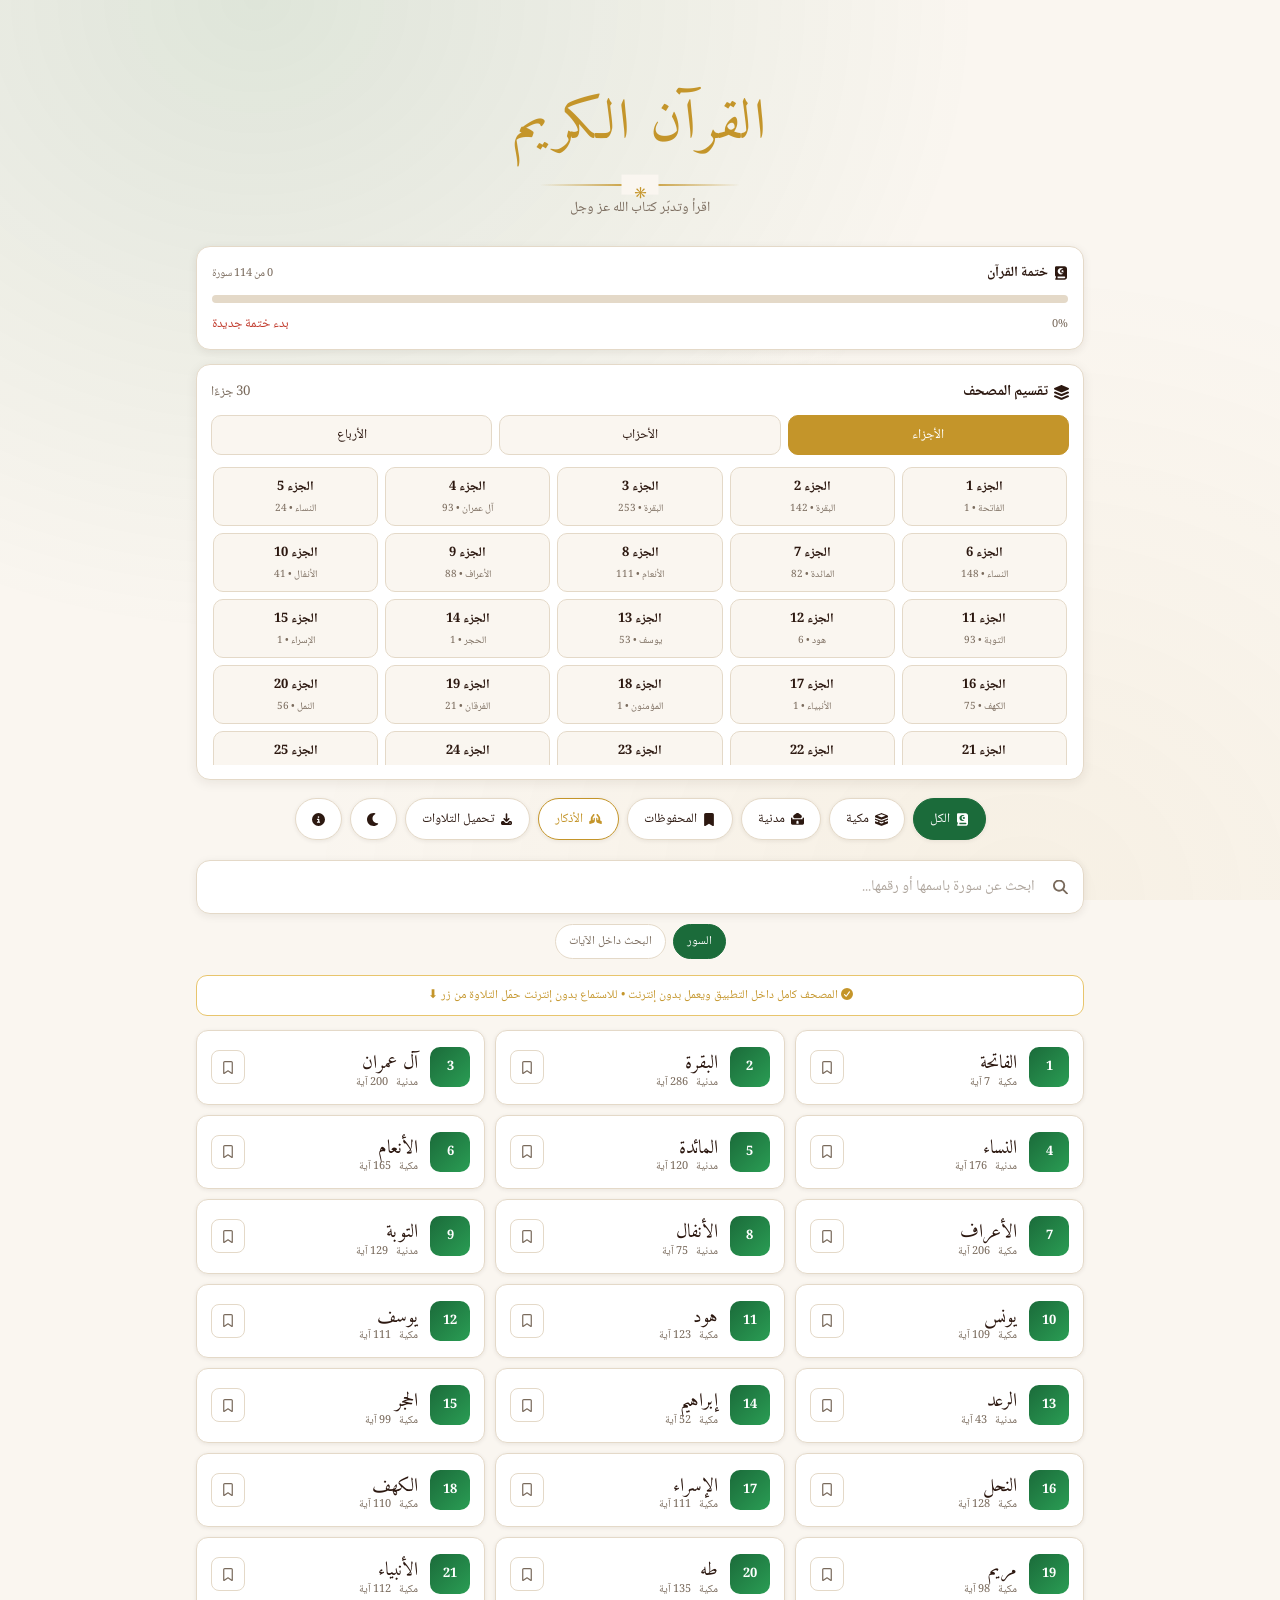
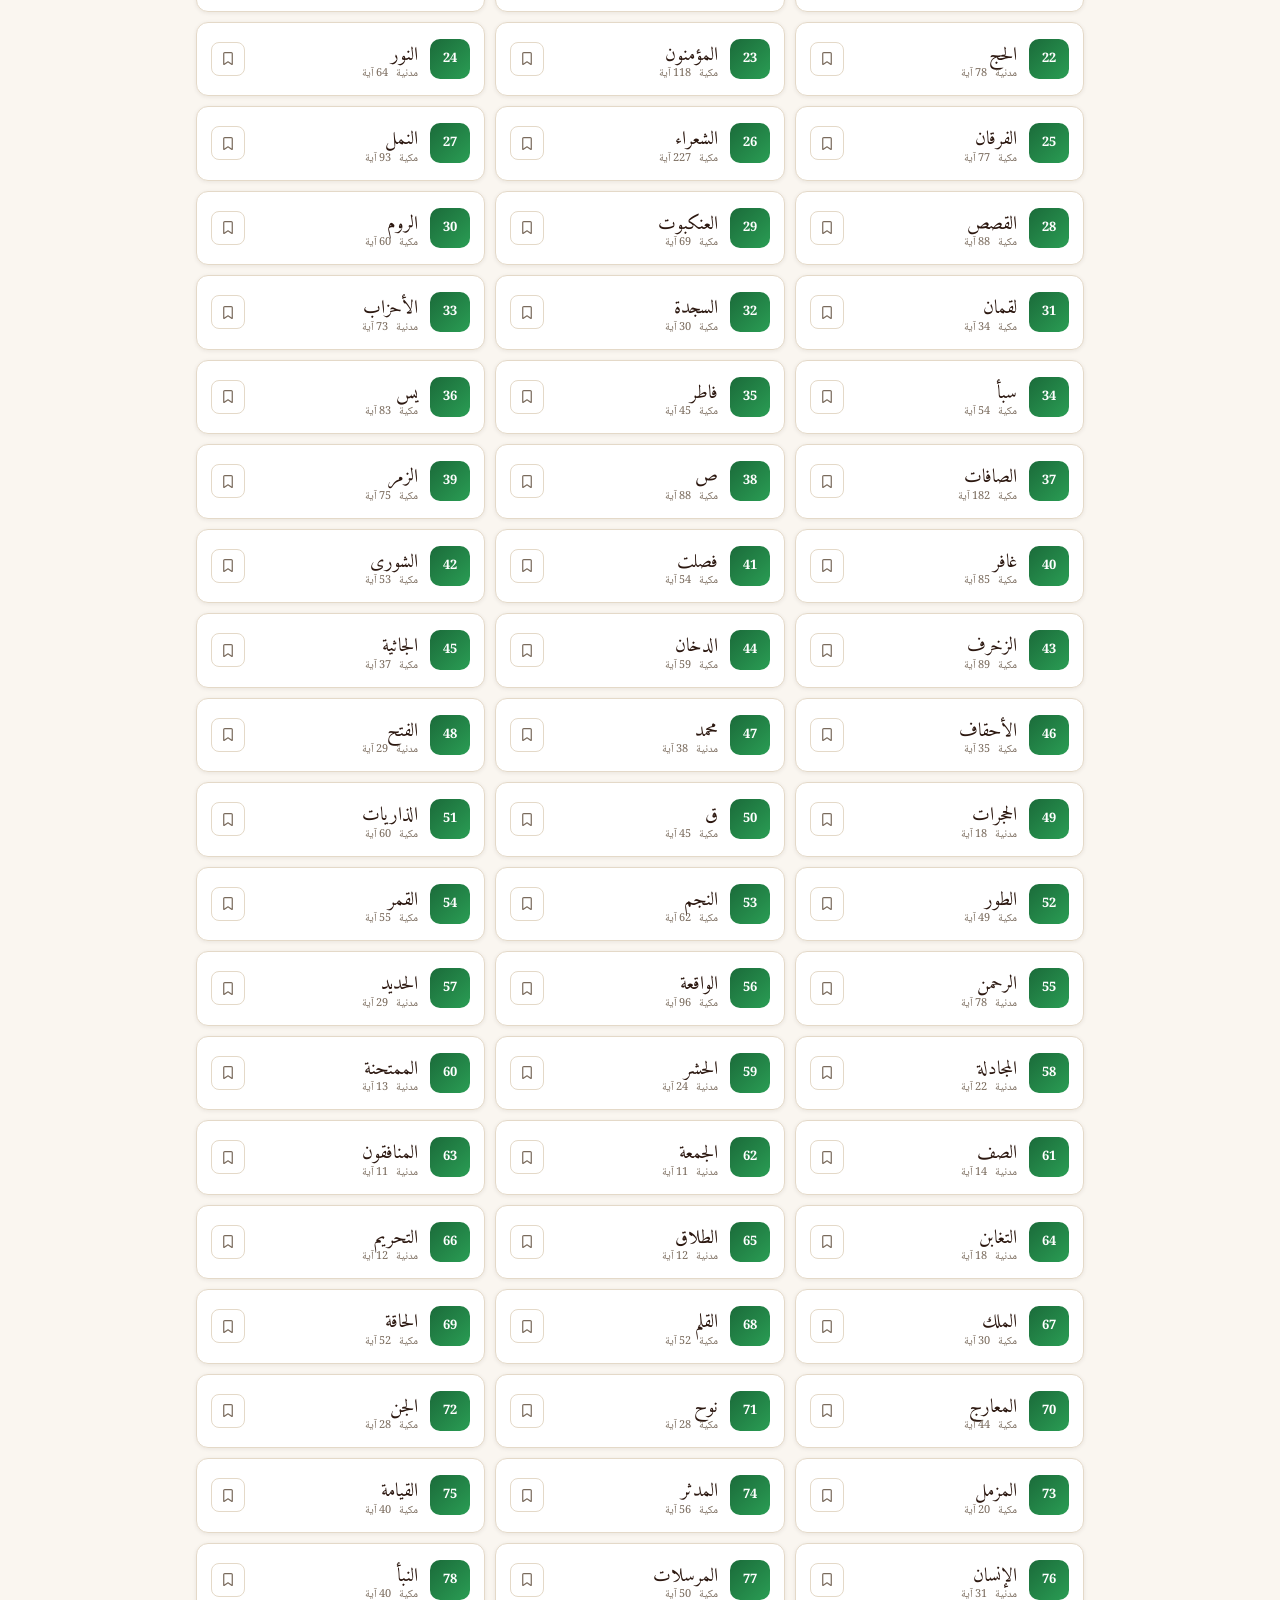
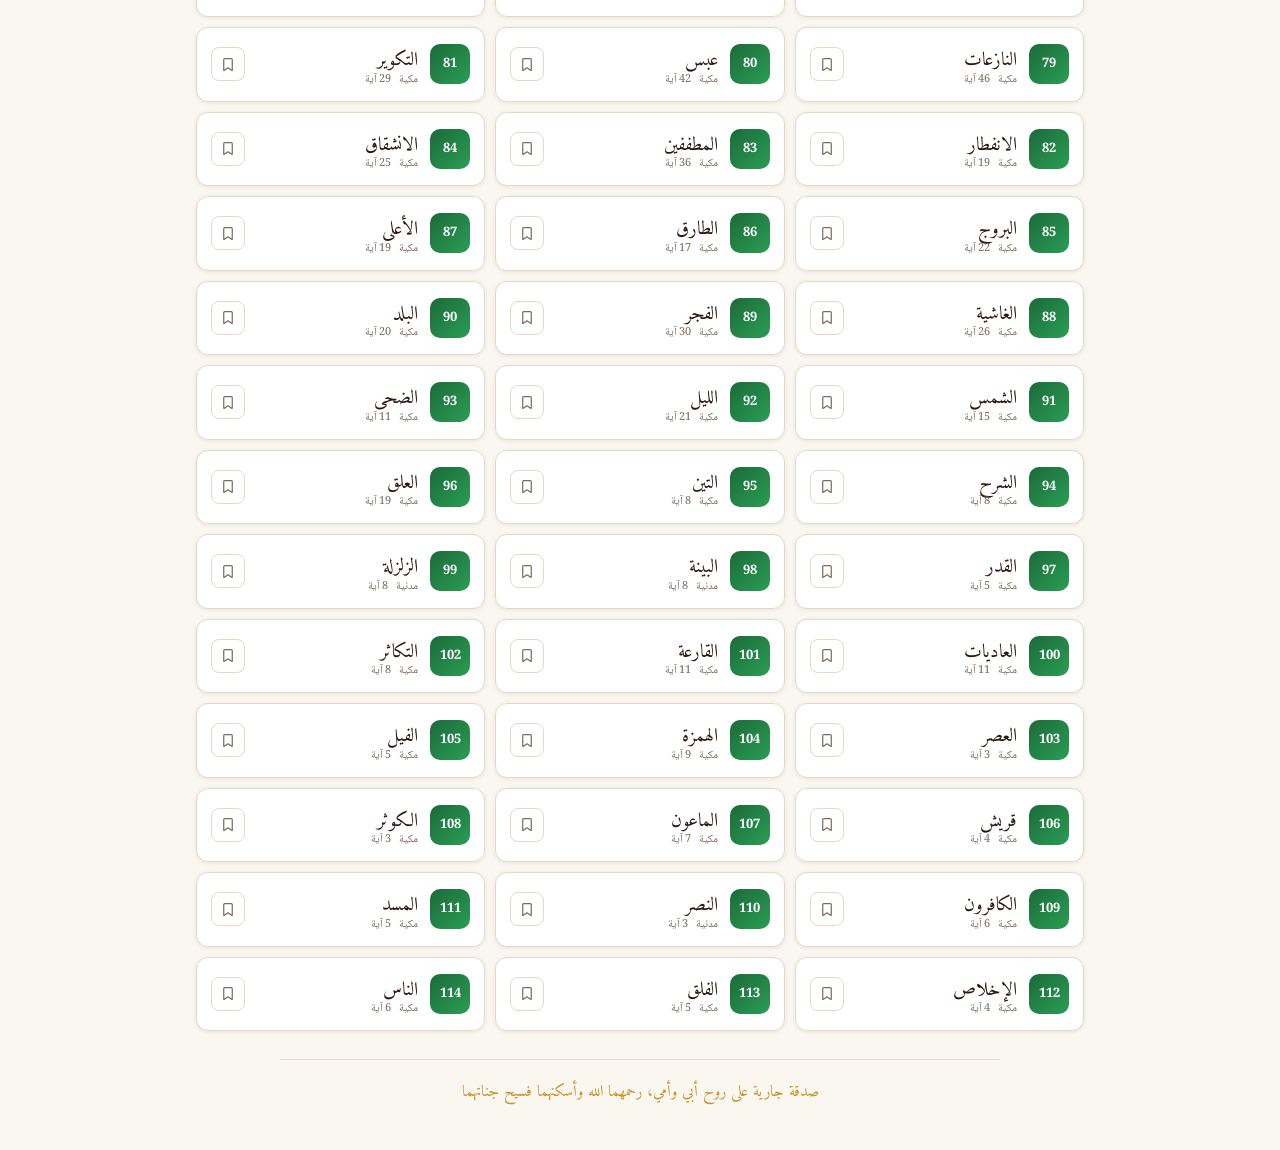
<file: index.html>
<!DOCTYPE html>
<html lang="ar" dir="rtl">
<head>
    <meta charset="UTF-8">
    <meta name="viewport" content="width=device-width, initial-scale=1.0, viewport-fit=cover">
    <meta name="theme-color" content="#1B6B3A">
    <meta name="description" content="مصحف كامل يعمل بدون إنترنت، مع التلاوة والختمة والأجزاء والأذكار. مجاني وبدون إعلانات.">
    <meta name="apple-mobile-web-app-capable" content="yes">
    <title>القرآن الكريم</title>
    <link rel="manifest" href="manifest.webmanifest">
    <link rel="icon" type="image/png" sizes="192x192" href="icons/icon-192.png">
    <link rel="apple-touch-icon" href="icons/icon-192.png">
    <link rel="stylesheet" href="icons.css">
    <style>
        @font-face{font-family:'Amiri Quran';src:url('fonts/AmiriQuran-Regular.ttf') format('truetype');font-display:swap}
        @font-face{font-family:'Noto Naskh Arabic';src:url('fonts/NotoNaskhArabic.ttf') format('truetype');font-weight:400 700;font-display:swap}
        :root{
            --bg:#FAF6F0;--bg2:#F0E8DA;--fg:#2C1810;--fg2:#7A6B5D;
            --ac:#1B6B3A;--ac2:#2A9D54;--acg:rgba(27,107,58,.12);
            --gd:#C4952A;--gd2:#E8C56D;--cd:#FFFFFF;--cd2:#FFFDF8;
            --bd:#E4D9C8;--sh:rgba(44,24,16,.08);--sh2:rgba(44,24,16,.15);
            --vhl:rgba(196,149,42,.12);--tbg:#2C1810;--tfg:#FAF6F0;
            --orn:#C4952A;--ok:#27AE60;--err:#C0392B;--fs:24px;--lh:2.4;
        }
        [data-theme="dark"]{
            --bg:#0D1A12;--bg2:#081210;--fg:#E8E0D4;--fg2:#9A8B7D;
            --ac:#3DBB6A;--ac2:#5ED88A;--acg:rgba(61,187,106,.12);
            --gd:#E8C56D;--gd2:#F0D98A;--cd:#142820;--cd2:#1A3328;
            --bd:#2A4035;--sh:rgba(0,0,0,.25);--sh2:rgba(0,0,0,.4);
            --vhl:rgba(232,197,109,.08);--tbg:#E8E0D4;--tfg:#0D1A12;
            --orn:#E8C56D;--ok:#2ECC71;--err:#E74C3C;
        }
        *{margin:0;padding:0;box-sizing:border-box}
        body{font-family:'Noto Naskh Arabic',serif;background:var(--bg);color:var(--fg);
             min-height:100vh;transition:background .4s,color .4s;overflow-x:hidden;-webkit-tap-highlight-color:transparent}
        body::before{content:'';position:fixed;inset:0;
            background:radial-gradient(ellipse at 20% 0%,var(--acg) 0%,transparent 50%),
            radial-gradient(ellipse at 80% 100%,rgba(196,149,42,.06) 0%,transparent 50%);pointer-events:none;z-index:0}
        .app{position:relative;z-index:1;max-width:920px;margin:0 auto;padding:0 16px 20px}
        .hidden{display:none!important}

        header{text-align:center;padding:36px 0 16px}
        .orn{width:200px;height:2px;margin:10px auto;background:linear-gradient(90deg,transparent,var(--orn),transparent);position:relative}
        .orn::before{content:'۞';position:absolute;top:50%;left:50%;transform:translate(-50%,-52%);color:var(--orn);font-size:20px;line-height:1;background:var(--bg);padding:0 12px;font-family:'Amiri Quran',serif}
        h1{font-family:'Amiri Quran',serif;font-size:clamp(34px,7vw,56px);font-weight:400;color:var(--gd);letter-spacing:2px}
        .sub{color:var(--fg2);font-size:14px;margin-top:6px}

        .ctrls{display:flex;justify-content:center;gap:8px;margin:18px 0 20px;flex-wrap:wrap}
        .cb{display:inline-flex;align-items:center;gap:6px;padding:9px 16px;border:1.5px solid var(--bd);
            border-radius:50px;background:var(--cd);color:var(--fg);font-family:inherit;font-size:13px;
            cursor:pointer;transition:all .3s;box-shadow:0 1px 4px var(--sh)}
        .cb:hover{border-color:var(--ac);color:var(--ac);box-shadow:0 2px 12px var(--acg)}
        .cb.on{background:var(--ac);color:#fff;border-color:var(--ac)}
        .cb.gd{border-color:var(--gd);color:var(--gd)}
        .cb.gd:hover{background:var(--gd);color:#fff}

        .srch{position:relative;margin-bottom:20px}
        .srch input{width:100%;padding:13px 48px 13px 20px;border:1.5px solid var(--bd);border-radius:14px;
            background:var(--cd);color:var(--fg);font-family:inherit;font-size:15px;outline:none;
            transition:all .3s;box-shadow:0 2px 8px var(--sh)}
        .srch input:focus{border-color:var(--ac);box-shadow:0 2px 20px var(--acg)}
        .srch input::placeholder{color:var(--fg2);opacity:.6}
        .srch>i{position:absolute;right:16px;top:50%;transform:translateY(-50%);color:var(--fg2);font-size:15px}
        .search-tabs{display:flex;gap:7px;margin:-10px 0 16px;justify-content:center;flex-wrap:wrap}
        .search-tab{border:1px solid var(--bd);background:var(--cd);color:var(--fg2);border-radius:20px;padding:6px 13px;font-family:inherit;font-size:12px;cursor:pointer}
        .search-tab.on{background:var(--ac);color:#fff;border-color:var(--ac)}
        .search-results{display:none;margin-bottom:20px}.search-results.show{display:block}
        .search-result{background:var(--cd);border:1px solid var(--bd);border-radius:14px;padding:13px 15px;margin-bottom:9px;cursor:pointer;box-shadow:0 2px 8px var(--sh);transition:.2s}
        .search-result:hover{border-color:var(--ac)}
        .search-result .sr-meta{color:var(--gd);font-size:12px;font-weight:700;margin-bottom:5px}
        .search-result .sr-text{font-family:'Amiri Quran',serif;font-size:19px;line-height:2;color:var(--fg)}
        .search-note{color:var(--fg2);font-size:12px;text-align:center;padding:25px 10px}

        .offline-note{margin:8px 0 14px;padding:9px 12px;border:1px solid var(--gd2);border-radius:11px;background:var(--cd);color:var(--gd);font-size:12px;text-align:center}

        .grid{display:grid;grid-template-columns:repeat(auto-fill,minmax(270px,1fr));gap:10px}
        .sc{display:flex;align-items:center;gap:12px;padding:12px 14px;background:var(--cd);
            border:1px solid var(--bd);border-radius:12px;cursor:pointer;transition:all .3s;
            box-shadow:0 1px 4px var(--sh);position:relative;overflow:hidden;animation:fi .3s ease-out backwards}
        .sc:hover{transform:translateY(-2px);box-shadow:0 6px 24px var(--sh2);border-color:var(--ac)}
        .sn{width:40px;height:40px;border-radius:10px;background:linear-gradient(135deg,var(--ac),var(--ac2));
            display:flex;align-items:center;justify-content:center;color:#fff;font-size:13px;font-weight:700;flex-shrink:0}
        .si{flex:1;min-width:0}
        .snn{font-family:'Amiri Quran',serif;font-size:19px;color:var(--fg);line-height:1.5}
        .sm{font-size:11px;color:var(--fg2);margin-top:1px;display:flex;align-items:center;gap:8px}
        .sm .ck{color:var(--ok)}
        .sa{display:flex;gap:4px;flex-shrink:0}
        .sa button{width:34px;height:34px;border-radius:8px;border:1px solid var(--bd);background:transparent;
            color:var(--fg2);font-size:13px;cursor:pointer;display:flex;align-items:center;justify-content:center;transition:all .2s}
        .sa button:hover{background:var(--ac);color:#fff;border-color:var(--ac)}
        .sa button.bk{color:var(--gd);border-color:var(--gd)}

        #reader{display:none}
        .rh{display:flex;align-items:center;gap:10px;padding:14px 0;margin-bottom:6px;border-bottom:1px solid var(--bd)}
        .rb{width:40px;height:40px;border-radius:10px;border:1.5px solid var(--bd);background:var(--cd);
            color:var(--fg);font-size:15px;cursor:pointer;display:flex;align-items:center;justify-content:center;transition:all .3s;flex-shrink:0}
        @media(hover:hover){.rb:hover{background:var(--ac);color:#fff;border-color:var(--ac)}}
        .rt{flex:1;text-align:center;min-width:0}
        .rt h2{font-family:'Amiri Quran',serif;font-size:24px;color:var(--gd);font-weight:400;white-space:nowrap;overflow:hidden;text-overflow:ellipsis}
        .rt p{font-size:12px;color:var(--fg2)}
        .ra{display:flex;gap:6px}

        .bism{text-align:center;font-family:'Amiri Quran',serif;font-size:30px;color:var(--gd);padding:28px 0 18px}
        .bism::after{content:'';display:block;width:120px;height:1.5px;
            background:linear-gradient(90deg,transparent,var(--gd),transparent);margin:12px auto 0}

        .vs{padding:8px 0 30px;line-height:var(--lh);font-size:var(--fs);font-family:'Amiri Quran',serif;text-align:justify}
        .vv{cursor:pointer;transition:background .2s;border-radius:4px;padding:1px 2px}
        .vv:hover{background:var(--vhl)}
        .vv.reading{background:var(--vhl);border-radius:8px;padding:2px 5px;box-shadow:inset 0 0 0 1px var(--gd2)}
        .vv.now{background:var(--acg);border-radius:8px;box-shadow:inset 0 0 0 1px var(--ac)}
        .vn{display:inline-flex;align-items:center;justify-content:center;width:30px;height:30px;
            font-size:10px;font-family:'Noto Naskh Arabic',sans-serif;color:var(--gd);
            position:relative;vertical-align:middle;margin:0 3px}
        .vn svg{position:absolute;inset:0;width:100%;height:100%}
        .vn span{position:relative;z-index:1;font-weight:600}

        .ap{display:none;margin:16px 0;padding:14px;background:var(--cd);border:1px solid var(--bd);border-radius:12px;box-shadow:0 2px 12px var(--sh)}
        .ap.show{display:block}
        .ap audio{width:100%;height:38px;border-radius:8px}
        .apl{font-size:12px;color:var(--fg2);margin-bottom:8px;display:flex;align-items:center;gap:6px}
        .apl i{color:var(--gd)}
        .ap select{flex:1;min-width:190px;padding:8px;border-radius:10px;border:1px solid var(--bd);background:var(--bg);color:var(--fg);font-family:inherit}

        .em{text-align:center;padding:50px 20px;color:var(--fg2)}
        .em i{font-size:44px;margin-bottom:14px;display:block;margin-inline:auto;opacity:.3}

        .bot{position:fixed;bottom:0;left:0;right:0;background:var(--cd);border-top:1px solid var(--bd);
            padding:10px 16px calc(10px + env(safe-area-inset-bottom));display:none;justify-content:center;align-items:center;gap:14px;z-index:100;
            box-shadow:0 -4px 20px var(--sh2);flex-wrap:wrap}
        .bot.show{display:flex}
        body.reading .app{padding-bottom:90px}
        .fc{display:flex;align-items:center;gap:6px}
        .fc button{width:34px;height:34px;border-radius:8px;border:1px solid var(--bd);background:var(--bg);
            color:var(--fg);font-size:14px;cursor:pointer;display:flex;align-items:center;justify-content:center}
        .fc span{font-size:12px;color:var(--fg2);min-width:28px;text-align:center}
        .nb{padding:8px 14px;border-radius:8px;border:1px solid var(--bd);background:var(--bg);
            color:var(--fg);font-family:inherit;font-size:12px;cursor:pointer;display:flex;align-items:center;gap:5px}

        .tst{position:fixed;bottom:90px;left:50%;transform:translateX(-50%) translateY(20px);
            background:var(--tbg);color:var(--tfg);padding:11px 22px;border-radius:12px;
            font-family:inherit;font-size:13px;z-index:200;opacity:0;pointer-events:none;
            transition:all .4s;box-shadow:0 4px 20px rgba(0,0,0,.3);max-width:90vw;text-align:center}
        .tst.show{opacity:1;transform:translateX(-50%) translateY(0)}

        @keyframes spin{to{transform:rotate(360deg)}}
        @keyframes fi{from{opacity:0;transform:translateY(10px)}to{opacity:1;transform:translateY(0)}}
        .ply{background:var(--gd)!important;color:#fff!important;border-color:var(--gd)!important;animation:pg 1.5s infinite!important}
        @keyframes pg{0%,100%{box-shadow:0 0 0 0 rgba(196,149,42,.4)}50%{box-shadow:0 0 0 8px rgba(196,149,42,0)}}

        .continue-box{margin:0 0 14px;padding:13px 15px;border:1px solid var(--bd);background:var(--cd);border-radius:16px;box-shadow:0 6px 20px var(--sh);display:flex;align-items:center;justify-content:space-between;gap:12px}
        .continue-box .ct{display:flex;align-items:center;gap:10px;min-width:0}
        .continue-box .ic{width:38px;height:38px;border-radius:12px;display:grid;place-items:center;background:var(--acg);color:var(--ac);flex:none}
        .continue-box strong{display:block;font-size:15px}.continue-box small{display:block;color:var(--fg2);font-size:12px;margin-top:2px}
        .continue-box button{border:1px solid var(--ac);background:var(--ac);color:#fff;border-radius:11px;padding:8px 12px;font-family:inherit;cursor:pointer;white-space:nowrap;display:flex;align-items:center;gap:6px}

        .khatma-box{margin:10px 0 14px;padding:14px 15px;border:1px solid var(--bd);border-radius:14px;background:var(--cd);box-shadow:0 2px 8px var(--sh)}
        .khead{display:flex;align-items:center;justify-content:space-between;gap:10px}.khead strong{font-size:14px;display:flex;align-items:center;gap:6px}.khead small{color:var(--fg2);font-size:11px}
        .ktrack{height:8px;border-radius:99px;background:var(--bd);overflow:hidden;margin:10px 0}.kfill{height:100%;width:0;background:var(--gd);transition:width .3s}
        .kfoot{display:flex;align-items:center;justify-content:space-between;color:var(--fg2);font-size:11px}.kreset{border:0;background:none;color:var(--err);cursor:pointer;font-family:inherit}

        .juz-box{margin:12px 0 14px;padding:14px;border:1px solid var(--bd);border-radius:14px;background:var(--cd);box-shadow:0 3px 12px var(--sh)}
        .juz-head{display:flex;align-items:center;justify-content:space-between;gap:10px;margin-bottom:10px}.juz-head strong{font-size:15px;display:flex;align-items:center;gap:6px}.juz-head small{color:var(--fg2)}
        .section-tabs{display:flex;gap:7px;margin:0 0 10px}
        .section-tab{flex:1;border:1px solid var(--bd);background:var(--bg);color:var(--fg);border-radius:10px;padding:8px;font-family:inherit;cursor:pointer}
        .section-tab.on{background:var(--gd);color:#fff;border-color:var(--gd)}
        .part-grid{display:grid;grid-template-columns:repeat(5,1fr);gap:7px;max-height:300px;overflow-y:auto;padding:2px}
        .part-btn{border:1px solid var(--bd);background:var(--bg);color:var(--fg);border-radius:10px;padding:8px 3px;font-family:inherit;cursor:pointer;font-size:11px;min-width:0}
        .part-btn:hover{border-color:var(--gd)}
        .part-btn b{display:block;font-size:13px;margin-bottom:2px}
        .part-btn span{display:block;color:var(--fg2);font-size:10px;white-space:nowrap;overflow:hidden;text-overflow:ellipsis}

        .page{display:none;padding:8px 0 40px}.page.show{display:block}
        .page-head{display:flex;align-items:center;gap:10px;padding:14px 0;border-bottom:1px solid var(--bd);margin-bottom:14px}
        .page-head h2{font-family:'Amiri Quran',serif;color:var(--gd);font-size:27px;font-weight:400;flex:1;text-align:center}
        .adhkar-tabs{display:grid;grid-template-columns:repeat(2,1fr);gap:8px;margin-bottom:14px}
        .adhkar-tab{border:1px solid var(--bd);background:var(--cd);color:var(--fg);border-radius:12px;padding:11px 8px;font-family:inherit;cursor:pointer}
        .adhkar-tab.on{background:var(--gd);color:#fff;border-color:var(--gd)}
        .adhkar-card{background:var(--cd);border:1px solid var(--bd);border-radius:16px;padding:18px;margin:10px 0;box-shadow:0 3px 12px var(--sh);transition:opacity .3s}
        .adhkar-card.done{opacity:.55}
        .adhkar-card h3{font-family:'Noto Naskh Arabic',serif;font-size:17px;color:var(--gd);margin-bottom:10px}
        .adhkar-text{font-family:'Noto Naskh Arabic',serif;font-size:21px;line-height:2.15;text-align:right}
        .adhkar-text.quran{font-family:'Amiri Quran',serif;font-size:22px;line-height:2.3}
        .adhkar-text .qsep{color:var(--gd);font-size:.8em;margin:0 4px}
        .adhkar-source{color:var(--fg2);font-size:11px;margin-top:10px}
        .adhkar-actions{display:flex;align-items:center;gap:7px;flex-wrap:wrap;margin-top:12px}
        .adhkar-count{border:1.5px solid var(--gd);background:var(--vhl);color:var(--gd);border-radius:12px;padding:8px 14px;font-family:inherit;font-size:14px;font-weight:700;cursor:pointer;min-width:120px}
        .adhkar-count.zero{border-color:var(--ok);color:var(--ok)}
        .adhkar-action{border:1px solid var(--bd);background:var(--bg);color:var(--fg);border-radius:10px;padding:8px 12px;font-family:inherit;cursor:pointer;display:inline-flex;align-items:center;gap:6px}
        .adhkar-action:hover{background:var(--ac);color:#fff;border-color:var(--ac)}
        .adhkar-action.playing{background:var(--gd);color:#fff;border-color:var(--gd)}
        .adhkar-action[disabled]{opacity:.45;cursor:default;background:var(--bg);color:var(--fg2)}

        .sm .ac{color:var(--gd)}
        #dlbtn.dl-ok{color:var(--ok);border-color:var(--ok)}
        .dlpct{font-size:11px;font-weight:700;color:var(--ac)}
        .dl-card{background:var(--cd);border:1px solid var(--bd);border-radius:16px;padding:16px;margin-bottom:14px;box-shadow:0 3px 12px var(--sh);display:flex;flex-direction:column;gap:12px}
        .dl-rec{display:flex;align-items:center;gap:8px;flex-wrap:wrap}
        .dl-rec select{flex:1;min-width:190px;padding:9px;border-radius:10px;border:1px solid var(--bd);background:var(--bg);color:var(--fg);font-family:inherit;font-size:14px}
        .dl-summary{font-size:14px}.dl-summary b{color:var(--gd);font-size:18px}
        .dl-ptext{display:flex;justify-content:space-between;align-items:center;gap:8px;font-size:12px;color:var(--fg2)}
        .dl-actions{display:flex;gap:8px;flex-wrap:wrap}
        .dl-actions .cb[disabled]{opacity:.6;cursor:default}
        .dl-hint{font-size:12px;color:var(--fg2);line-height:1.9}
        .dl-row{display:flex;align-items:center;gap:12px;padding:10px 12px;background:var(--cd);border:1px solid var(--bd);border-radius:12px;margin-bottom:7px}
        .dl-row .sn{width:34px;height:34px;font-size:12px}
        .dl-name{font-family:'Amiri Quran',serif;font-size:17px;line-height:1.5}
        .dl-act{border:1px solid var(--bd);background:var(--bg);color:var(--fg);border-radius:10px;padding:7px 12px;font-family:inherit;font-size:12px;cursor:pointer;display:inline-flex;align-items:center;gap:6px;flex:none}
        .dl-act.ok{color:var(--ok);border-color:var(--ok)}
        .dl-act[disabled]{opacity:.45;cursor:default}
        .dl-chip{position:fixed;left:16px;bottom:calc(16px + env(safe-area-inset-bottom));z-index:150;display:none;align-items:center;gap:6px;border:1px solid var(--gd);background:var(--cd);color:var(--gd);border-radius:99px;padding:8px 14px;font-family:inherit;font-size:12px;box-shadow:0 4px 16px var(--sh2);cursor:pointer}
        .dl-chip.show{display:inline-flex}
        body.reading .dl-chip{bottom:calc(76px + env(safe-area-inset-bottom))}
        .about p{font-size:14px;line-height:2;margin-bottom:10px}
        .about h3{color:var(--gd);font-size:16px;margin:16px 0 6px}
        .about a{color:var(--ac)}

        .dedication{margin:28px auto 16px;padding:12px 18px;text-align:center;color:var(--gd);font-family:'Amiri Quran',serif;font-size:16px;line-height:1.9;border-top:1px solid var(--bd);max-width:720px}

        @media(max-width:600px){
            .grid{grid-template-columns:1fr}.ctrls{gap:5px}.cb{padding:7px 11px;font-size:12px}
            h1{font-size:30px}.bot{gap:8px;padding:8px 10px calc(8px + env(safe-area-inset-bottom))}.nb span{display:none}.snn{font-size:17px}
            .part-grid{grid-template-columns:repeat(4,1fr)}.adhkar-text{font-size:20px}
            .rh{gap:6px}.ra{gap:4px}.rb{width:36px;height:36px;font-size:14px}.rt h2{font-size:20px}
        }
        @media(prefers-reduced-motion:reduce){*,*::before,*::after{animation-duration:.01ms!important;transition-duration:.01ms!important}}
    </style>
</head>
<body>
<div class="app">
    <div id="home">
        <header>
            <h1>القرآن الكريم</h1>
            <div class="orn"></div>
            <p class="sub">اقرأ وتدبّر كتاب الله عز وجل</p>
        </header>

        <div id="continueBox" class="continue-box hidden"></div>

        <div class="khatma-box">
            <div class="khead"><strong><i class="fas fa-book-quran"></i> ختمة القرآن</strong><small id="kcount">0 من 114 سورة</small></div>
            <div class="ktrack"><div class="kfill" id="kfill"></div></div>
            <div class="kfoot"><span id="kpercent">0%</span><button class="kreset" onclick="resetKhatma()">بدء ختمة جديدة</button></div>
        </div>

        <section class="juz-box" aria-label="الأجزاء والأحزاب">
            <div class="juz-head"><strong><i class="fas fa-layer-group"></i> تقسيم المصحف</strong><small id="partCount">30 جزءًا</small></div>
            <div class="section-tabs">
                <button class="section-tab on" data-part="juz" onclick="setPart('juz')">الأجزاء</button>
                <button class="section-tab" data-part="hizb" onclick="setPart('hizb')">الأحزاب</button>
                <button class="section-tab" data-part="rub" onclick="setPart('rub')">الأرباع</button>
            </div>
            <div class="part-grid" id="partGrid"></div>
        </section>

        <div class="ctrls">
            <button class="cb on" data-f="all" onclick="setF('all')"><i class="fas fa-book-quran"></i> الكل</button>
            <button class="cb" data-f="meccan" onclick="setF('meccan')"><i class="fas fa-kaaba"></i> مكية</button>
            <button class="cb" data-f="medinan" onclick="setF('medinan')"><i class="fas fa-mosque"></i> مدنية</button>
            <button class="cb" data-f="saved" onclick="setF('saved')"><i class="fas fa-bookmark"></i> المحفوظات</button>
            <button class="cb gd" onclick="showPage('adhkarPage')"><i class="fas fa-hands-praying"></i> الأذكار</button>
            <button class="cb" onclick="showPage('downloadsPage')"><i class="fas fa-download"></i> تحميل التلاوات</button>
            <button class="cb" id="thm" onclick="toggleTheme()" aria-label="تبديل المظهر"><i class="fas fa-moon"></i></button>
            <button class="cb" onclick="showPage('aboutPage')" aria-label="عن التطبيق"><i class="fas fa-circle-info"></i></button>
        </div>

        <div class="srch">
            <i class="fas fa-magnifying-glass"></i>
            <input type="search" id="sinp" placeholder="ابحث عن سورة باسمها أو رقمها..." oninput="handleSearch()" aria-label="بحث">
        </div>
        <div class="search-tabs">
            <button class="search-tab on" id="tabSurahs" onclick="setSearchMode('surahs')">السور</button>
            <button class="search-tab" id="tabAyahs" onclick="setSearchMode('ayahs')">البحث داخل الآيات</button>
        </div>
        <div class="search-results" id="searchResults"></div>
        <div class="offline-note"><i class="fas fa-circle-check"></i> المصحف كامل داخل التطبيق ويعمل بدون إنترنت • للاستماع بدون إنترنت حمّل التلاوة من زر ⬇</div>

        <div id="list">
            <div class="grid" id="sgrid"></div>
            <div class="em hidden" id="nores"><i class="fas fa-magnifying-glass"></i><p>لم يتم العثور على نتائج</p></div>
            <div class="em hidden" id="nosave"><i class="fas fa-bookmark"></i><p>لا توجد سور محفوظة</p></div>
        </div>
    </div>

    <div id="reader">
        <div class="rh">
            <button class="rb" onclick="goHome()" aria-label="عودة"><i class="fas fa-arrow-right"></i></button>
            <div class="rt"><h2 id="rname"></h2><p id="rmeta"></p></div>
            <div class="ra">
                <button class="rb" id="bkbtn" onclick="toggleBk()" aria-label="حفظ" title="حفظ السورة"><i class="far fa-bookmark"></i></button>
                <button class="rb" id="donebtn" onclick="toggleDoneSurah()" aria-label="إتمام السورة" title="تحديد السورة كمقروءة"><i class="far fa-circle-check"></i></button>
                <button class="rb" id="dlbtn" onclick="toggleSurahDownload()" aria-label="تحميل التلاوة" title="تحميل تلاوة السورة للاستماع بدون إنترنت"><i class="fas fa-download"></i></button>
                <button class="rb" id="plbtn" onclick="togglePlay()" aria-label="تلاوة" title="تشغيل التلاوة"><i class="fas fa-play"></i></button>
            </div>
        </div>
        <div class="ap" id="aplayer">
            <div class="apl"><i class="fas fa-headphones"></i><span id="reciterLabel"></span></div>
            <div style="display:flex;gap:8px;align-items:center;margin:8px 0;flex-wrap:wrap">
                <label for="reciterSel" style="font-size:13px">اختر القارئ:</label>
                <select id="reciterSel" onchange="changeReciter(this.value)"></select>
            </div>
            <audio id="audio" controls preload="none"></audio>
        </div>
        <div class="bism" id="bism">بِسْمِ ٱللَّهِ ٱلرَّحْمَٰنِ ٱلرَّحِيمِ</div>
        <div class="vs" id="vcont"></div>
    </div>

    <section id="adhkarPage" class="page" aria-label="الأذكار">
        <div class="page-head">
            <button class="rb" onclick="goHome()" aria-label="عودة"><i class="fas fa-arrow-right"></i></button>
            <h2>الأذكار</h2>
            <div style="width:40px"></div>
        </div>
        <div class="offline-note"><i class="fas fa-circle-check"></i> نصوص الأذكار تعمل بدون إنترنت • اضغط زر العدّاد بعد كل مرة تقرأ فيها الذكر</div>
        <div class="adhkar-tabs" id="adhkarTabs"></div>
        <div id="adhkarList"></div>
        <audio id="adhkarAudio" preload="none"></audio>
    </section>

    <section id="downloadsPage" class="page" aria-label="تحميل التلاوات">
        <div class="page-head">
            <button class="rb" onclick="goHome()" aria-label="عودة"><i class="fas fa-arrow-right"></i></button>
            <h2>تحميل التلاوات</h2>
            <div style="width:40px"></div>
        </div>
        <div class="offline-note"><i class="fas fa-headphones"></i> حمّل التلاوة مرة وحدة، وبعدها تسمعها بدون إنترنت</div>
        <div class="dl-card">
            <div class="dl-rec"><label for="dlReciter">القارئ:</label><select id="dlReciter" onchange="changeReciter(this.value)"></select></div>
            <p class="dl-summary" id="dlSummary"></p>
            <div class="dl-progress hidden" id="dlProgress">
                <div class="ktrack"><div class="kfill" id="dlFill"></div></div>
                <div class="dl-ptext"><span id="dlText"></span><button class="kreset" onclick="cancelDownload()">إيقاف التحميل</button></div>
            </div>
            <div class="dl-actions">
                <button class="cb gd" id="dlAllBtn" onclick="downloadAllConfirm()"><i class="fas fa-download"></i> تحميل القرآن كاملاً</button>
                <button class="cb hidden" id="dlDelAll" onclick="deleteAllConfirm()"><i class="fas fa-trash-can"></i> حذف تحميلات هذا القارئ</button>
            </div>
            <p class="dl-hint">نصيحة: حمّل على الواي فاي وخلّ التطبيق مفتوحاً لحد ما يكمل. إذا انقطع التحميل، اضغط مرة ثانية ويكمل من حيث توقف.</p>
        </div>
        <div id="dlList"></div>
    </section>

    <section id="aboutPage" class="page about" aria-label="عن التطبيق">
        <div class="page-head">
            <button class="rb" onclick="goHome()" aria-label="عودة"><i class="fas fa-arrow-right"></i></button>
            <h2>عن التطبيق</h2>
            <div style="width:40px"></div>
        </div>
        <p>تطبيق مجاني بالكامل وبدون إعلانات، صدقة جارية. لا يطلب تسجيل دخول ولا يجمع أي بيانات شخصية؛ كل ما تحفظه (الختمة، المحفوظات، موضع القراءة) يبقى على جهازك فقط.</p>
        <h3>المصادر</h3>
        <p>نص القرآن الكريم (الرسم العثماني): <a href="https://tanzil.net" target="_blank" rel="noopener">مشروع تنزيل Tanzil.net</a> — منشور برخصة المشاع الإبداعي (نسب المصنف 3.0)، ويُنقل حرفيًا دون أي تعديل.</p>
        <p>التلاوات الصوتية: <a href="https://alquran.cloud" target="_blank" rel="noopener">Al Quran Cloud / Islamic Network</a> وتُشغَّل عبر الإنترنت.</p>
        <p>الخطوط: Amiri Quran و Noto Naskh Arabic (رخصة SIL المفتوحة). الأيقونات: Font Awesome Free.</p>
        <p>الأذكار من كتاب حصن المسلم.</p>
        <h3>الخصوصية</h3>
        <p><a href="privacy.html">سياسة الخصوصية</a></p>
        <p style="color:var(--fg2);font-size:12px">الإصدار <span id="appVersion"></span></p>
    </section>

    <div class="dedication">صدقة جارية على روح أبي وأمي، رحمهما الله وأسكنهما فسيح جناتهما</div>
</div>

<div class="bot" id="bbar">
    <button class="nb" onclick="navS(-1)"><i class="fas fa-arrow-right"></i><span>السابقة</span></button>
    <div class="fc">
        <button onclick="chFont(-2)" aria-label="تصغير"><i class="fas fa-minus"></i></button>
        <span id="flbl">24</span>
        <button onclick="chFont(2)" aria-label="تكبير"><i class="fas fa-plus"></i></button>
    </div>
    <button class="nb" onclick="navS(1)"><span>التالية</span><i class="fas fa-arrow-left"></i></button>
</div>

<button class="dl-chip" id="dlChip" onclick="showPage('downloadsPage')"><i class="fas fa-download"></i> <span></span></button>
<div class="tst" id="toast" role="status"></div>

<script src="quran-text.js"></script>
<script src="adhkar.js"></script>
<script src="app.js"></script>
</body>
</html>
</file>
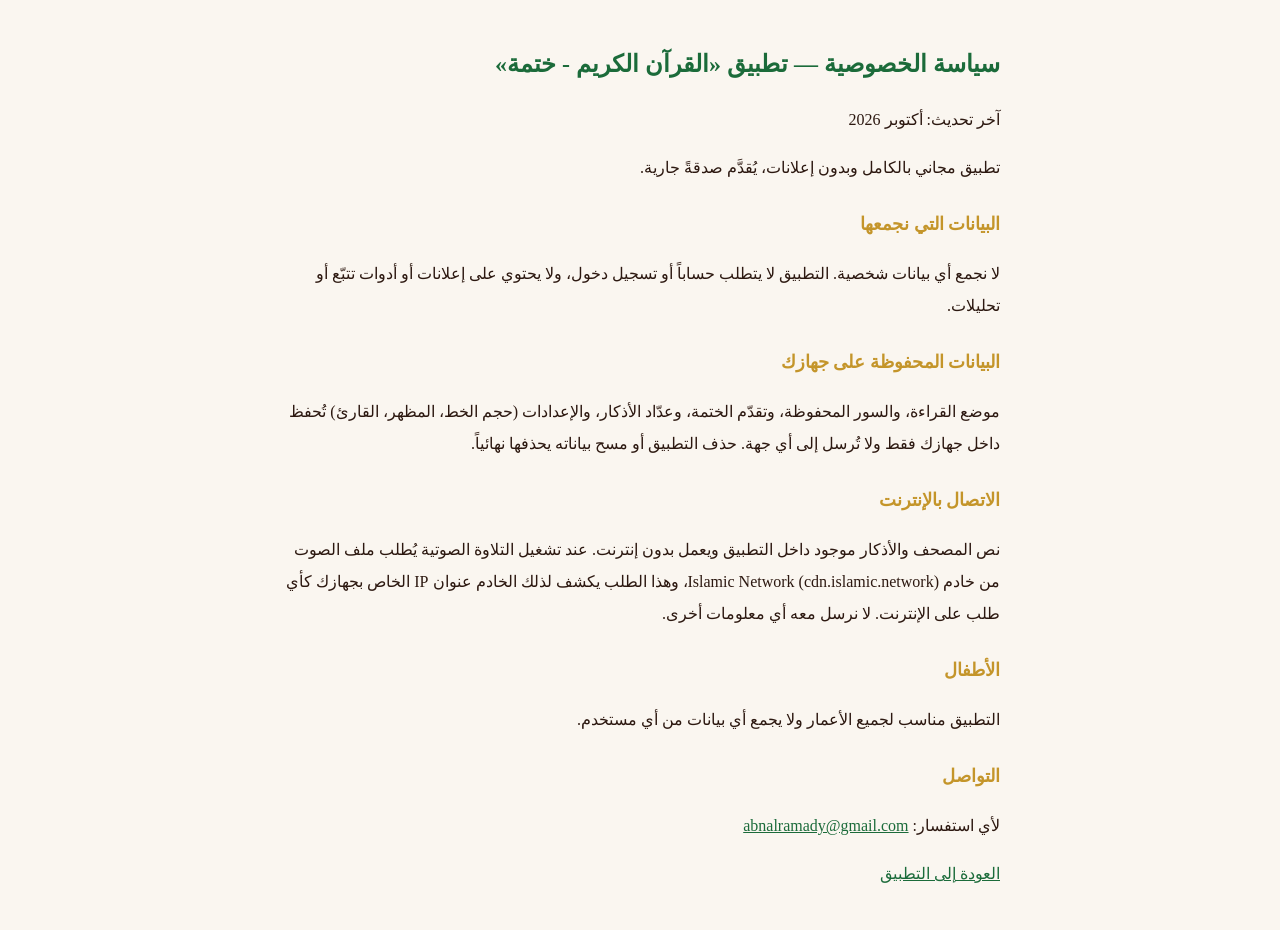
<file: privacy.html>
<!DOCTYPE html>
<html lang="ar" dir="rtl"><head><meta charset="UTF-8"><meta name="viewport" content="width=device-width, initial-scale=1.0">
<title>سياسة الخصوصية — القرآن الكريم</title>
<style>body{font-family:'Noto Naskh Arabic',Tahoma,serif;max-width:720px;margin:0 auto;padding:24px 16px;line-height:2;background:#FAF6F0;color:#2C1810}h1{color:#1B6B3A;font-size:24px}h2{color:#C4952A;font-size:18px;margin-top:22px}a{color:#1B6B3A}
@media(prefers-color-scheme:dark){body{background:#0D1A12;color:#E8E0D4}h1{color:#3DBB6A}h2{color:#E8C56D}a{color:#3DBB6A}}</style>
</head><body>
<h1>سياسة الخصوصية — تطبيق «القرآن الكريم - ختمة»</h1>
<p>آخر تحديث: أكتوبر 2026</p>
<p>تطبيق مجاني بالكامل وبدون إعلانات، يُقدَّم صدقةً جارية.</p>
<h2>البيانات التي نجمعها</h2>
<p>لا نجمع أي بيانات شخصية. التطبيق لا يتطلب حساباً أو تسجيل دخول، ولا يحتوي على إعلانات أو أدوات تتبّع أو تحليلات.</p>
<h2>البيانات المحفوظة على جهازك</h2>
<p>موضع القراءة، والسور المحفوظة، وتقدّم الختمة، وعدّاد الأذكار، والإعدادات (حجم الخط، المظهر، القارئ) تُحفظ داخل جهازك فقط ولا تُرسل إلى أي جهة. حذف التطبيق أو مسح بياناته يحذفها نهائياً.</p>
<h2>الاتصال بالإنترنت</h2>
<p>نص المصحف والأذكار موجود داخل التطبيق ويعمل بدون إنترنت. عند تشغيل التلاوة الصوتية يُطلب ملف الصوت من خادم Islamic Network (cdn.islamic.network)، وهذا الطلب يكشف لذلك الخادم عنوان IP الخاص بجهازك كأي طلب على الإنترنت. لا نرسل معه أي معلومات أخرى.</p>
<h2>الأطفال</h2>
<p>التطبيق مناسب لجميع الأعمار ولا يجمع أي بيانات من أي مستخدم.</p>
<h2>التواصل</h2>
<p>لأي استفسار: <a href="mailto:abnalramady@gmail.com">abnalramady@gmail.com</a></p>
<p><a href="index.html">العودة إلى التطبيق</a></p>
</body></html>
</file>
<file: icons.css>
/* Icons: Font Awesome Free (CC BY 4.0) https://fontawesome.com/license/free */
.fas,.far{display:inline-block;width:1em;height:1em;vertical-align:-.125em;background-color:currentColor;-webkit-mask:var(--i) center/contain no-repeat;mask:var(--i) center/contain no-repeat;flex:none}
.fa-spin{animation:spin .9s linear infinite}
.fas.fa-arrow-left{--i:url("data:image/svg+xml,%3Csvg xmlns=%22http://www.w3.org/2000/svg%22 viewBox=%220 0 512 512%22%3E%3Cpath fill=%22currentColor%22 d=%22M9.4 233.4c-12.5 12.5-12.5 32.8 0 45.3l160 160c12.5 12.5 32.8 12.5 45.3 0s12.5-32.8 0-45.3L109.3 288 480 288c17.7 0 32-14.3 32-32s-14.3-32-32-32l-370.7 0 105.4-105.4c12.5-12.5 12.5-32.8 0-45.3s-32.8-12.5-45.3 0l-160 160z%22/%3E%3C/svg%3E")}
.fas.fa-arrow-right{--i:url("data:image/svg+xml,%3Csvg xmlns=%22http://www.w3.org/2000/svg%22 viewBox=%220 0 512 512%22%3E%3Cpath fill=%22currentColor%22 d=%22M502.6 278.6c12.5-12.5 12.5-32.8 0-45.3l-160-160c-12.5-12.5-32.8-12.5-45.3 0s-12.5 32.8 0 45.3L402.7 224 32 224c-17.7 0-32 14.3-32 32s14.3 32 32 32l370.7 0-105.4 105.4c-12.5 12.5-12.5 32.8 0 45.3s32.8 12.5 45.3 0l160-160z%22/%3E%3C/svg%3E")}
.fas.fa-book-open{--i:url("data:image/svg+xml,%3Csvg xmlns=%22http://www.w3.org/2000/svg%22 viewBox=%220 0 512 512%22%3E%3Cpath fill=%22currentColor%22 d=%22M256 141.3l0 309.3 .5-.2C311.1 427.7 369.7 416 428.8 416l19.2 0 0-320-19.2 0c-42.2 0-84.1 8.4-123.1 24.6-16.8 7-33.4 13.9-49.7 20.7zM230.9 61.5L256 72 281.1 61.5C327.9 42 378.1 32 428.8 32L464 32c26.5 0 48 21.5 48 48l0 352c0 26.5-21.5 48-48 48l-35.2 0c-50.7 0-100.9 10-147.7 29.5l-12.8 5.3c-7.9 3.3-16.7 3.3-24.6 0l-12.8-5.3C184.1 490 133.9 480 83.2 480L48 480c-26.5 0-48-21.5-48-48L0 80C0 53.5 21.5 32 48 32l35.2 0c50.7 0 100.9 10 147.7 29.5z%22/%3E%3C/svg%3E")}
.fas.fa-book-quran{--i:url("data:image/svg+xml,%3Csvg xmlns=%22http://www.w3.org/2000/svg%22 viewBox=%220 0 448 512%22%3E%3Cpath fill=%22currentColor%22 d=%22M64 512l288 0c53 0 96-43 96-96l0-320c0-53-43-96-96-96L48 0C21.5 0 0 21.5 0 48L0 336c0 20.9 13.4 38.7 32 45.3L32 448c-17.7 0-32 14.3-32 32s14.3 32 32 32l32 0zM352 384c17.7 0 32 14.3 32 32s-14.3 32-32 32l-256 0 0-64 256 0zM273.1 144.4c2.5-6.1 11.2-6.1 13.7 0l10.3 24.8 26.8 2.1c6.6 .5 9.2 8.7 4.2 13L307.8 201.9 314 228c1.5 6.4-5.5 11.5-11.1 8.1l-22.9-14-22.9 14c-5.6 3.4-12.6-1.6-11.1-8.1l6.2-26.1-20.4-17.5c-5-4.3-2.3-12.5 4.2-13l26.8-2.1 10.3-24.8zM100 192c0-68.5 55.5-124 124-124 23.8 0 46.1 6.7 65 18.4 4.8 2.9 6.9 8.8 5 14.1s-7.1 8.6-12.7 8c-3.1-.3-6.2-.5-9.4-.5-46.4 0-84 37.6-84 84s37.6 84 84 84c3.2 0 6.3-.2 9.4-.5 5.6-.6 10.8 2.7 12.7 8s-.3 11.2-5 14.1c-18.9 11.7-41.2 18.4-65 18.4-68.5 0-124-55.5-124-124z%22/%3E%3C/svg%3E")}
.fas.fa-bookmark{--i:url("data:image/svg+xml,%3Csvg xmlns=%22http://www.w3.org/2000/svg%22 viewBox=%220 0 384 512%22%3E%3Cpath fill=%22currentColor%22 d=%22M64 0C28.7 0 0 28.7 0 64L0 480c0 11.5 6.2 22.2 16.2 27.8s22.3 5.5 32.2-.4L192 421.3 335.5 507.4c9.9 5.9 22.2 6.1 32.2 .4S384 491.5 384 480l0-416c0-35.3-28.7-64-64-64L64 0z%22/%3E%3C/svg%3E")}
.fas.fa-circle-check{--i:url("data:image/svg+xml,%3Csvg xmlns=%22http://www.w3.org/2000/svg%22 viewBox=%220 0 512 512%22%3E%3Cpath fill=%22currentColor%22 d=%22M256 512a256 256 0 1 1 0-512 256 256 0 1 1 0 512zM374 145.7c-10.7-7.8-25.7-5.4-33.5 5.3L221.1 315.2 169 263.1c-9.4-9.4-24.6-9.4-33.9 0s-9.4 24.6 0 33.9l72 72c5 5 11.8 7.5 18.8 7s13.4-4.1 17.5-9.8L379.3 179.2c7.8-10.7 5.4-25.7-5.3-33.5z%22/%3E%3C/svg%3E")}
.fas.fa-hands-praying{--i:url("data:image/svg+xml,%3Csvg xmlns=%22http://www.w3.org/2000/svg%22 viewBox=%220 0 640 512%22%3E%3Cpath fill=%22currentColor%22 d=%22M224 296c0 13.3-10.7 24-24 24s-24-10.7-24-24l0-112.6 88.2-119.7c13.1-17.8 9.3-42.8-8.5-55.9s-42.8-9.3-55.9 8.5L106.5 142.9C89.3 166.2 80 194.5 80 223.6l0 110.7-58.1 19.4C8.8 358 0 370.2 0 384l0 96c0 10 4.7 19.5 12.7 25.5s18.4 8 28.1 5.2l154.4-44.1c55-15.7 92.8-65.9 92.8-123.1L288 224c0-17.7-14.3-32-32-32s-32 14.3-32 32l0 72zm192 0l0-72c0-17.7-14.3-32-32-32s-32 14.3-32 32l0 119.6c0 57.2 37.9 107.4 92.8 123.1l154.4 44.1c9.7 2.8 20 .8 28.1-5.2S640 490 640 480l0-96c0-13.8-8.8-26-21.9-30.4l-58.1-19.4 0-110.7c0-29-9.3-57.3-26.5-80.7L440.2 16.3C427.1-1.5 402.1-5.3 384.3 7.8s-21.6 38.1-8.5 55.9L464 183.4 464 296c0 13.3-10.7 24-24 24s-24-10.7-24-24z%22/%3E%3C/svg%3E")}
.fas.fa-headphones{--i:url("data:image/svg+xml,%3Csvg xmlns=%22http://www.w3.org/2000/svg%22 viewBox=%220 0 448 512%22%3E%3Cpath fill=%22currentColor%22 d=%22M64 224c0-88.4 71.6-160 160-160s160 71.6 160 160l0 37.5c-10-3.5-20.8-5.5-32-5.5l-16 0c-26.5 0-48 21.5-48 48l0 128c0 26.5 21.5 48 48 48l16 0c53 0 96-43 96-96l0-160C448 100.3 347.7 0 224 0S0 100.3 0 224L0 384c0 53 43 96 96 96l16 0c26.5 0 48-21.5 48-48l0-128c0-26.5-21.5-48-48-48l-16 0c-11.2 0-22 1.9-32 5.5L64 224z%22/%3E%3C/svg%3E")}
.fas.fa-kaaba{--i:url("data:image/svg+xml,%3Csvg xmlns=%22http://www.w3.org/2000/svg%22 viewBox=%220 0 512 512%22%3E%3Cpath fill=%22currentColor%22 d=%22M256 51.3L92.8 112.4 247.5 171.1c5.5 2.1 11.5 2.1 17 0L419.2 112.4 256 51.3zM0 129.3c0-20 12.4-37.9 31.1-44.9l208-78c10.9-4.1 22.8-4.1 33.7 0l208 78c18.7 7 31.1 24.9 31.1 44.9l0 36-253.2 96c-1.8 .7-3.8 .7-5.7 0l-253.2-96 0-36zm0 140l0-52.7 236.1 89.6c12.8 4.9 26.9 4.9 39.7 0l236.1-89.6 0 52.7-128 48.6 0 51.3 128-48.6 0 62.2c0 20-12.4 37.9-31.1 44.9l-208 78c-10.9 4.1-22.8 4.1-33.7 0l-208-78C12.4 420.7 0 402.7 0 382.7l0-62.2 128 48.6 0-51.3-128-48.6zM236.1 410.1c12.8 4.9 26.9 4.9 39.7 0l60.1-22.8 0-51.3-77.2 29.3c-1.8 .7-3.8 .7-5.7 0l-77.2-29.3 0 51.3 60.1 22.8z%22/%3E%3C/svg%3E")}
.fas.fa-layer-group{--i:url("data:image/svg+xml,%3Csvg xmlns=%22http://www.w3.org/2000/svg%22 viewBox=%220 0 512 512%22%3E%3Cpath fill=%22currentColor%22 d=%22M232.5 5.2c14.9-6.9 32.1-6.9 47 0l218.6 101c8.5 3.9 13.9 12.4 13.9 21.8s-5.4 17.9-13.9 21.8l-218.6 101c-14.9 6.9-32.1 6.9-47 0L13.9 149.8C5.4 145.8 0 137.3 0 128s5.4-17.9 13.9-21.8L232.5 5.2zM48.1 218.4l164.3 75.9c27.7 12.8 59.6 12.8 87.3 0l164.3-75.9 34.1 15.8c8.5 3.9 13.9 12.4 13.9 21.8s-5.4 17.9-13.9 21.8l-218.6 101c-14.9 6.9-32.1 6.9-47 0L13.9 277.8C5.4 273.8 0 265.3 0 256s5.4-17.9 13.9-21.8l34.1-15.8zM13.9 362.2l34.1-15.8 164.3 75.9c27.7 12.8 59.6 12.8 87.3 0l164.3-75.9 34.1 15.8c8.5 3.9 13.9 12.4 13.9 21.8s-5.4 17.9-13.9 21.8l-218.6 101c-14.9 6.9-32.1 6.9-47 0L13.9 405.8C5.4 401.8 0 393.3 0 384s5.4-17.9 13.9-21.8z%22/%3E%3C/svg%3E")}
.fas.fa-minus{--i:url("data:image/svg+xml,%3Csvg xmlns=%22http://www.w3.org/2000/svg%22 viewBox=%220 0 448 512%22%3E%3Cpath fill=%22currentColor%22 d=%22M0 256c0-17.7 14.3-32 32-32l384 0c17.7 0 32 14.3 32 32s-14.3 32-32 32L32 288c-17.7 0-32-14.3-32-32z%22/%3E%3C/svg%3E")}
.fas.fa-plus{--i:url("data:image/svg+xml,%3Csvg xmlns=%22http://www.w3.org/2000/svg%22 viewBox=%220 0 448 512%22%3E%3Cpath fill=%22currentColor%22 d=%22M256 64c0-17.7-14.3-32-32-32s-32 14.3-32 32l0 160-160 0c-17.7 0-32 14.3-32 32s14.3 32 32 32l160 0 0 160c0 17.7 14.3 32 32 32s32-14.3 32-32l0-160 160 0c17.7 0 32-14.3 32-32s-14.3-32-32-32l-160 0 0-160z%22/%3E%3C/svg%3E")}
.fas.fa-moon{--i:url("data:image/svg+xml,%3Csvg xmlns=%22http://www.w3.org/2000/svg%22 viewBox=%220 0 512 512%22%3E%3Cpath fill=%22currentColor%22 d=%22M256 0C114.6 0 0 114.6 0 256S114.6 512 256 512c68.8 0 131.3-27.2 177.3-71.4 7.3-7 9.4-17.9 5.3-27.1s-13.7-14.9-23.8-14.1c-4.9 .4-9.8 .6-14.8 .6-101.6 0-184-82.4-184-184 0-72.1 41.5-134.6 102.1-164.8 9.1-4.5 14.3-14.3 13.1-24.4S322.6 8.5 312.7 6.3C294.4 2.2 275.4 0 256 0z%22/%3E%3C/svg%3E")}
.fas.fa-sun{--i:url("data:image/svg+xml,%3Csvg xmlns=%22http://www.w3.org/2000/svg%22 viewBox=%220 0 576 512%22%3E%3Cpath fill=%22currentColor%22 d=%22M288-32c8.4 0 16.3 4.4 20.6 11.7L364.1 72.3 468.9 46c8.2-2 16.9 .4 22.8 6.3S500 67 498 75.1l-26.3 104.7 92.7 55.5c7.2 4.3 11.7 12.2 11.7 20.6s-4.4 16.3-11.7 20.6L471.7 332.1 498 436.8c2 8.2-.4 16.9-6.3 22.8S477 468 468.9 466l-104.7-26.3-55.5 92.7c-4.3 7.2-12.2 11.7-20.6 11.7s-16.3-4.4-20.6-11.7L211.9 439.7 107.2 466c-8.2 2-16.8-.4-22.8-6.3S76 445 78 436.8l26.2-104.7-92.6-55.5C4.4 272.2 0 264.4 0 256s4.4-16.3 11.7-20.6L104.3 179.9 78 75.1c-2-8.2 .3-16.8 6.3-22.8S99 44 107.2 46l104.7 26.2 55.5-92.6 1.8-2.6c4.5-5.7 11.4-9.1 18.8-9.1zm0 144a144 144 0 1 0 0 288 144 144 0 1 0 0-288zm0 240a96 96 0 1 1 0-192 96 96 0 1 1 0 192z%22/%3E%3C/svg%3E")}
.fas.fa-mosque{--i:url("data:image/svg+xml,%3Csvg xmlns=%22http://www.w3.org/2000/svg%22 viewBox=%220 0 576 512%22%3E%3Cpath fill=%22currentColor%22 d=%22M174.8 224l226.4 0c43.5 0 78.8-35.3 78.8-78.8 0-25.5-12.3-49.4-33.1-64.2L297.3-25.4c-5.6-3.9-13-3.9-18.5 0L129.1 81C108.3 95.8 96 119.7 96 145.2 96 188.7 131.3 224 174.8 224zM512 512c35.3 0 64-28.7 64-64l0-224c0-17.7-14.3-32-32-32s-32 14.3-32 32l0 48-448 0 0-48c0-17.7-14.3-32-32-32S0 206.3 0 224L0 448c0 35.3 28.7 64 64 64l448 0zM240 384c0-26.5 21.5-48 48-48s48 21.5 48 48l0 80-96 0 0-80z%22/%3E%3C/svg%3E")}
.fas.fa-pause{--i:url("data:image/svg+xml,%3Csvg xmlns=%22http://www.w3.org/2000/svg%22 viewBox=%220 0 384 512%22%3E%3Cpath fill=%22currentColor%22 d=%22M48 32C21.5 32 0 53.5 0 80L0 432c0 26.5 21.5 48 48 48l64 0c26.5 0 48-21.5 48-48l0-352c0-26.5-21.5-48-48-48L48 32zm224 0c-26.5 0-48 21.5-48 48l0 352c0 26.5 21.5 48 48 48l64 0c26.5 0 48-21.5 48-48l0-352c0-26.5-21.5-48-48-48l-64 0z%22/%3E%3C/svg%3E")}
.fas.fa-play{--i:url("data:image/svg+xml,%3Csvg xmlns=%22http://www.w3.org/2000/svg%22 viewBox=%220 0 448 512%22%3E%3Cpath fill=%22currentColor%22 d=%22M91.2 36.9c-12.4-6.8-27.4-6.5-39.6 .7S32 57.9 32 72l0 368c0 14.1 7.5 27.2 19.6 34.4s27.2 7.5 39.6 .7l336-184c12.8-7 20.8-20.5 20.8-35.1s-8-28.1-20.8-35.1l-336-184z%22/%3E%3C/svg%3E")}
.fas.fa-stop{--i:url("data:image/svg+xml,%3Csvg xmlns=%22http://www.w3.org/2000/svg%22 viewBox=%220 0 448 512%22%3E%3Cpath fill=%22currentColor%22 d=%22M64 32l320 0c35.3 0 64 28.7 64 64l0 320c0 35.3-28.7 64-64 64L64 480c-35.3 0-64-28.7-64-64L0 96C0 60.7 28.7 32 64 32z%22/%3E%3C/svg%3E")}
.fas.fa-rotate-right{--i:url("data:image/svg+xml,%3Csvg xmlns=%22http://www.w3.org/2000/svg%22 viewBox=%220 0 512 512%22%3E%3Cpath fill=%22currentColor%22 d=%22M488 192l-144 0c-9.7 0-18.5-5.8-22.2-14.8s-1.7-19.3 5.2-26.2l46.7-46.7c-75.3-58.6-184.3-53.3-253.5 15.9-75 75-75 196.5 0 271.5s196.5 75 271.5 0c8.2-8.2 15.5-16.9 21.9-26.1 10.1-14.5 30.1-18 44.6-7.9s18 30.1 7.9 44.6c-8.5 12.2-18.2 23.8-29.1 34.7-100 100-262.1 100-362 0S-25 175 75 75c94.3-94.3 243.7-99.6 344.3-16.2L471 7c6.9-6.9 17.2-8.9 26.2-5.2S512 14.3 512 24l0 144c0 13.3-10.7 24-24 24z%22/%3E%3C/svg%3E")}
.fas.fa-magnifying-glass{--i:url("data:image/svg+xml,%3Csvg xmlns=%22http://www.w3.org/2000/svg%22 viewBox=%220 0 512 512%22%3E%3Cpath fill=%22currentColor%22 d=%22M416 208c0 45.9-14.9 88.3-40 122.7L502.6 457.4c12.5 12.5 12.5 32.8 0 45.3s-32.8 12.5-45.3 0L330.7 376C296.3 401.1 253.9 416 208 416 93.1 416 0 322.9 0 208S93.1 0 208 0 416 93.1 416 208zM208 352a144 144 0 1 0 0-288 144 144 0 1 0 0 288z%22/%3E%3C/svg%3E")}
.fas.fa-spinner{--i:url("data:image/svg+xml,%3Csvg xmlns=%22http://www.w3.org/2000/svg%22 viewBox=%220 0 512 512%22%3E%3Cpath fill=%22currentColor%22 d=%22M208 48a48 48 0 1 1 96 0 48 48 0 1 1 -96 0zm0 416a48 48 0 1 1 96 0 48 48 0 1 1 -96 0zM48 208a48 48 0 1 1 0 96 48 48 0 1 1 0-96zm368 48a48 48 0 1 1 96 0 48 48 0 1 1 -96 0zM75 369.1A48 48 0 1 1 142.9 437 48 48 0 1 1 75 369.1zM75 75A48 48 0 1 1 142.9 142.9 48 48 0 1 1 75 75zM437 369.1A48 48 0 1 1 369.1 437 48 48 0 1 1 437 369.1z%22/%3E%3C/svg%3E")}
.fas.fa-wifi{--i:url("data:image/svg+xml,%3Csvg xmlns=%22http://www.w3.org/2000/svg%22 viewBox=%220 0 576 512%22%3E%3Cpath fill=%22currentColor%22 d=%22M288 96c-90.9 0-173.2 36-233.7 94.6-12.7 12.3-33 12-45.2-.7s-12-33 .7-45.2C81.7 74.9 179.9 32 288 32S494.3 74.9 566.3 144.7c12.7 12.3 13 32.6 .7 45.2s-32.6 13-45.2 .7C461.2 132 378.9 96 288 96zM240 432a48 48 0 1 1 96 0 48 48 0 1 1 -96 0zM168 326.2c-11.7 13.3-31.9 14.5-45.2 2.8s-14.5-31.9-2.8-45.2C161 237.4 221.1 208 288 208s127 29.4 168 75.8c11.7 13.3 10.4 33.5-2.8 45.2s-33.5 10.4-45.2-2.8C378.6 292.9 335.8 272 288 272s-90.6 20.9-120 54.2z%22/%3E%3C/svg%3E")}
.fas.fa-volume-high{--i:url("data:image/svg+xml,%3Csvg xmlns=%22http://www.w3.org/2000/svg%22 viewBox=%220 0 640 512%22%3E%3Cpath fill=%22currentColor%22 d=%22M533.6 32.5c-10.3-8.4-25.4-6.8-33.8 3.5s-6.8 25.4 3.5 33.8C557.5 113.8 592 180.8 592 256s-34.5 142.2-88.7 186.3c-10.3 8.4-11.8 23.5-3.5 33.8s23.5 11.8 33.8 3.5C598.5 426.7 640 346.2 640 256S598.5 85.2 533.6 32.5zM473.1 107c-10.3-8.4-25.4-6.8-33.8 3.5s-6.8 25.4 3.5 33.8C475.3 170.7 496 210.9 496 256s-20.7 85.3-53.2 111.8c-10.3 8.4-11.8 23.5-3.5 33.8s23.5 11.8 33.8 3.5c43.2-35.2 70.9-88.9 70.9-149s-27.7-113.8-70.9-149zm-60.5 74.5c-10.3-8.4-25.4-6.8-33.8 3.5s-6.8 25.4 3.5 33.8C393.1 227.6 400 241 400 256s-6.9 28.4-17.7 37.3c-10.3 8.4-11.8 23.5-3.5 33.8s23.5 11.8 33.8 3.5C434.1 312.9 448 286.1 448 256s-13.9-56.9-35.4-74.5zM80 352l48 0 134.1 119.2c6.4 5.7 14.6 8.8 23.1 8.8 19.2 0 34.8-15.6 34.8-34.8l0-378.4c0-19.2-15.6-34.8-34.8-34.8-8.5 0-16.7 3.1-23.1 8.8L128 160 80 160c-26.5 0-48 21.5-48 48l0 96c0 26.5 21.5 48 48 48z%22/%3E%3C/svg%3E")}
.fas.fa-rotate-left{--i:url("data:image/svg+xml,%3Csvg xmlns=%22http://www.w3.org/2000/svg%22 viewBox=%220 0 512 512%22%3E%3Cpath fill=%22currentColor%22 d=%22M24 192l144 0c9.7 0 18.5-5.8 22.2-14.8s1.7-19.3-5.2-26.2l-46.7-46.7c75.3-58.6 184.3-53.3 253.5 15.9 75 75 75 196.5 0 271.5s-196.5 75-271.5 0c-10.2-10.2-19-21.3-26.4-33-9.5-14.9-29.3-19.3-44.2-9.8s-19.3 29.3-9.8 44.2C49.7 408.7 61.4 423.5 75 437 175 537 337 537 437 437S537 175 437 75C342.8-19.3 193.3-24.7 92.7 58.8L41 7C34.1 .2 23.8-1.9 14.8 1.8S0 14.3 0 24L0 168c0 13.3 10.7 24 24 24z%22/%3E%3C/svg%3E")}
.fas.fa-copy{--i:url("data:image/svg+xml,%3Csvg xmlns=%22http://www.w3.org/2000/svg%22 viewBox=%220 0 448 512%22%3E%3Cpath fill=%22currentColor%22 d=%22M192 0c-35.3 0-64 28.7-64 64l0 256c0 35.3 28.7 64 64 64l192 0c35.3 0 64-28.7 64-64l0-200.6c0-17.4-7.1-34.1-19.7-46.2L370.6 17.8C358.7 6.4 342.8 0 326.3 0L192 0zM64 128c-35.3 0-64 28.7-64 64L0 448c0 35.3 28.7 64 64 64l192 0c35.3 0 64-28.7 64-64l0-16-64 0 0 16-192 0 0-256 16 0 0-64-16 0z%22/%3E%3C/svg%3E")}
.fas.fa-xmark{--i:url("data:image/svg+xml,%3Csvg xmlns=%22http://www.w3.org/2000/svg%22 viewBox=%220 0 384 512%22%3E%3Cpath fill=%22currentColor%22 d=%22M55.1 73.4c-12.5-12.5-32.8-12.5-45.3 0s-12.5 32.8 0 45.3L147.2 256 9.9 393.4c-12.5 12.5-12.5 32.8 0 45.3s32.8 12.5 45.3 0L192.5 301.3 329.9 438.6c12.5 12.5 32.8 12.5 45.3 0s12.5-32.8 0-45.3L237.8 256 375.1 118.6c12.5-12.5 12.5-32.8 0-45.3s-32.8-12.5-45.3 0L192.5 210.7 55.1 73.4z%22/%3E%3C/svg%3E")}
.fas.fa-circle-info{--i:url("data:image/svg+xml,%3Csvg xmlns=%22http://www.w3.org/2000/svg%22 viewBox=%220 0 512 512%22%3E%3Cpath fill=%22currentColor%22 d=%22M256 512a256 256 0 1 0 0-512 256 256 0 1 0 0 512zM224 160a32 32 0 1 1 64 0 32 32 0 1 1 -64 0zm-8 64l48 0c13.3 0 24 10.7 24 24l0 88 8 0c13.3 0 24 10.7 24 24s-10.7 24-24 24l-80 0c-13.3 0-24-10.7-24-24s10.7-24 24-24l24 0 0-64-24 0c-13.3 0-24-10.7-24-24s10.7-24 24-24z%22/%3E%3C/svg%3E")}
.fas.fa-download{--i:url("data:image/svg+xml,%3Csvg xmlns=%22http://www.w3.org/2000/svg%22 viewBox=%220 0 448 512%22%3E%3Cpath fill=%22currentColor%22 d=%22M256 32c0-17.7-14.3-32-32-32s-32 14.3-32 32l0 210.7-41.4-41.4c-12.5-12.5-32.8-12.5-45.3 0s-12.5 32.8 0 45.3l96 96c12.5 12.5 32.8 12.5 45.3 0l96-96c12.5-12.5 12.5-32.8 0-45.3s-32.8-12.5-45.3 0L256 242.7 256 32zM64 320c-35.3 0-64 28.7-64 64l0 32c0 35.3 28.7 64 64 64l320 0c35.3 0 64-28.7 64-64l0-32c0-35.3-28.7-64-64-64l-46.9 0-56.6 56.6c-31.2 31.2-81.9 31.2-113.1 0L110.9 320 64 320zm304 56a24 24 0 1 1 0 48 24 24 0 1 1 0-48z%22/%3E%3C/svg%3E")}
.fas.fa-trash-can{--i:url("data:image/svg+xml,%3Csvg xmlns=%22http://www.w3.org/2000/svg%22 viewBox=%220 0 448 512%22%3E%3Cpath fill=%22currentColor%22 d=%22M136.7 5.9C141.1-7.2 153.3-16 167.1-16l113.9 0c13.8 0 26 8.8 30.4 21.9L320 32 416 32c17.7 0 32 14.3 32 32s-14.3 32-32 32L32 96C14.3 96 0 81.7 0 64S14.3 32 32 32l96 0 8.7-26.1zM32 144l384 0 0 304c0 35.3-28.7 64-64 64L96 512c-35.3 0-64-28.7-64-64l0-304zm88 64c-13.3 0-24 10.7-24 24l0 192c0 13.3 10.7 24 24 24s24-10.7 24-24l0-192c0-13.3-10.7-24-24-24zm104 0c-13.3 0-24 10.7-24 24l0 192c0 13.3 10.7 24 24 24s24-10.7 24-24l0-192c0-13.3-10.7-24-24-24zm104 0c-13.3 0-24 10.7-24 24l0 192c0 13.3 10.7 24 24 24s24-10.7 24-24l0-192c0-13.3-10.7-24-24-24z%22/%3E%3C/svg%3E")}
.far.fa-bookmark{--i:url("data:image/svg+xml,%3Csvg xmlns=%22http://www.w3.org/2000/svg%22 viewBox=%220 0 384 512%22%3E%3Cpath fill=%22currentColor%22 d=%22M0 64C0 28.7 28.7 0 64 0L320 0c35.3 0 64 28.7 64 64l0 417.1c0 25.6-28.5 40.8-49.8 26.6L192 412.8 49.8 507.7C28.5 521.9 0 506.6 0 481.1L0 64zM64 48c-8.8 0-16 7.2-16 16l0 387.2 117.4-78.2c16.1-10.7 37.1-10.7 53.2 0L336 451.2 336 64c0-8.8-7.2-16-16-16L64 48z%22/%3E%3C/svg%3E")}
.far.fa-circle-check{--i:url("data:image/svg+xml,%3Csvg xmlns=%22http://www.w3.org/2000/svg%22 viewBox=%220 0 512 512%22%3E%3Cpath fill=%22currentColor%22 d=%22M256 512a256 256 0 1 1 0-512 256 256 0 1 1 0 512zm0-464a208 208 0 1 0 0 416 208 208 0 1 0 0-416zm70.7 121.9c7.8-10.7 22.8-13.1 33.5-5.3 10.7 7.8 13.1 22.8 5.3 33.5L243.4 366.1c-4.1 5.7-10.5 9.3-17.5 9.8-7 .5-13.9-2-18.8-6.9l-55.9-55.9c-9.4-9.4-9.4-24.6 0-33.9s24.6-9.4 33.9 0l36 36 105.6-145.2z%22/%3E%3C/svg%3E")}
</file>
